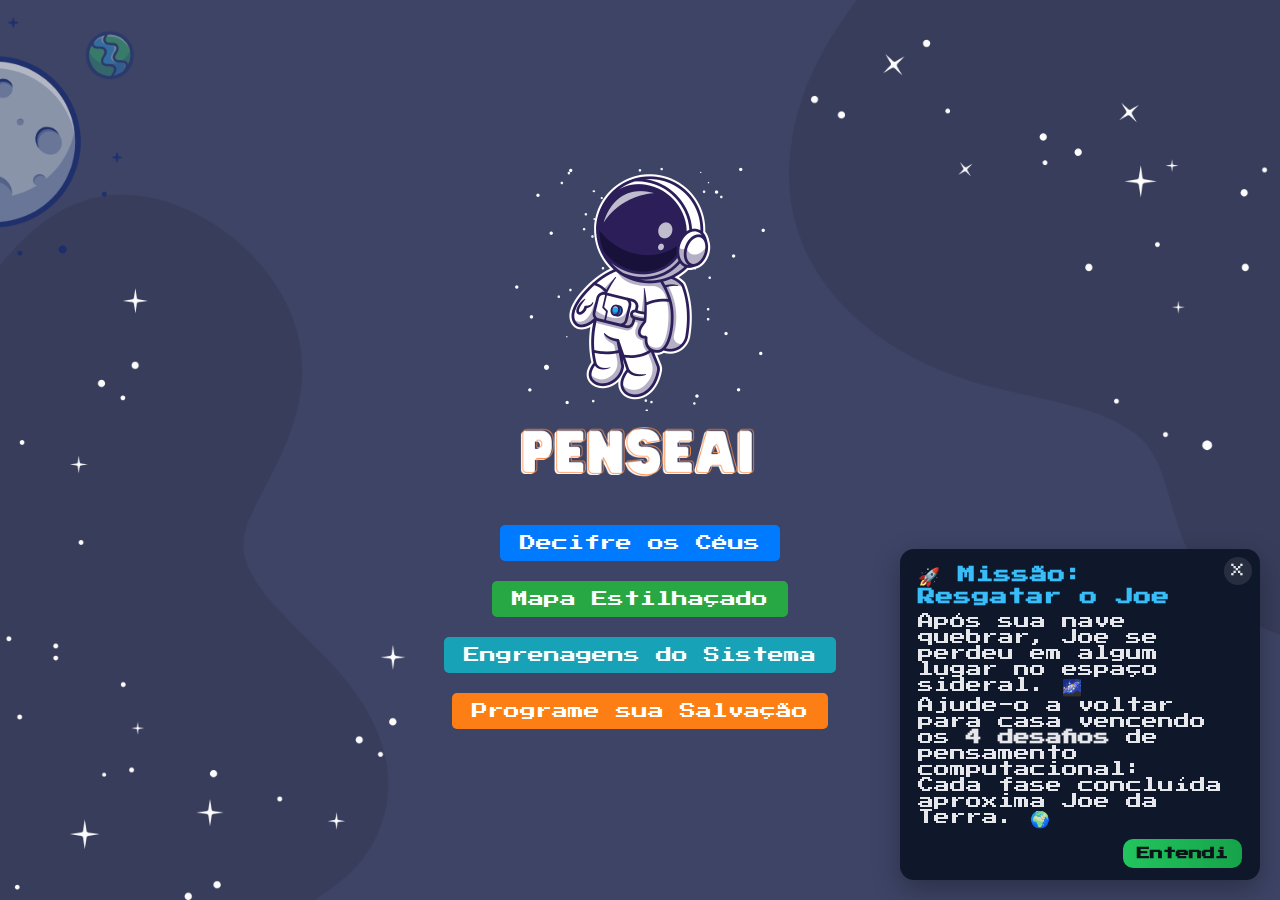
<file: index.html>
<!DOCTYPE html>
<html lang="en">

<head>
  <meta charset="UTF-8">
  <meta name="viewport" content="width=device-width, initial-scale=1.0">

  <link rel="stylesheet" href="./css/reset.css">
  <link rel="stylesheet" href="./css/login.css">

  <script defer src="./js/login.js"></script>
  <link rel="shortcut icon" href="./images/login/icone.png" type="image/x-icon">
  <title>PenseAI</title>
</head>

<body>

  <!-- Card Missão fixo no canto -->
<div class="mission-float" id="missionFloat" role="region" aria-label="Missão do jogo">
  <div class="mission-float__content">
    <button class="mission-float__close" id="missionClose" aria-label="Fechar">×</button>
    <h3>🚀 Missão: Resgatar o Joe</h3>
    <p>Após sua nave quebrar, Joe se perdeu em algum lugar no espaço sideral. 🌌</p>
    <p>Ajude-o a voltar para casa vencendo os <strong>4 desafios</strong> de pensamento computacional:</p>
    <p>Cada fase concluída aproxima Joe da Terra. 🌍</p> 
    <div class="mission-float__footer">
      <button class="mission-float__ok" id="missionOk">Entendi</button>
    </div>
  </div>
</div>

<!-- Botão para reabrir -->
<button class="mission-float__toggle" id="missionToggle" title="Mostrar missão" aria-expanded="true">ℹ️</button>

  <form class="login-form">

    <div class="login__header">
      <img src="./images/login/logo.png" alt="logo">
      <img src="./images/login/texto-logo.png" alt="robo icon">
    </div>

  

    <div style="text-align:center; margin-top: 1pxpx;">
    
      <ul style="list-style: none; padding: 0;">
        <li><a id="link-reconhecimento" href="pages/reconhecimento.html" style="display: inline-block; margin: 10px; padding: 10px 20px; background: #007BFF; color: white; text-decoration: none; border-radius: 5px;">Decifre os Céus</a></li>
        <li><a id="link-decomposicao" href="pages/decomposicao.html" style="display: inline-block; margin: 10px; padding: 10px 20px; background: #28a745; color: white; text-decoration: none; border-radius: 5px;">Mapa Estilhaçado</a></li>
        <li><a id="link-abstracao" href="pages/abstracao.html" style="display: inline-block; margin: 10px; padding: 10px 20px; background: #17a2b8; color: white; text-decoration: none; border-radius: 5px;">Engrenagens do Sistema</a></li>
        <li><a id="link-algoritmo" href="pages/algoritmo.html" style="display: inline-block; margin: 10px; padding: 10px 20px; background: #fd7e14; color: white; text-decoration: none; border-radius: 5px;">Programe sua Salvação</a></li>
      </ul>
    </div>

  </form>
  

  <script defer src="./js/menu.js"></script>
</body>

</html>
</file>
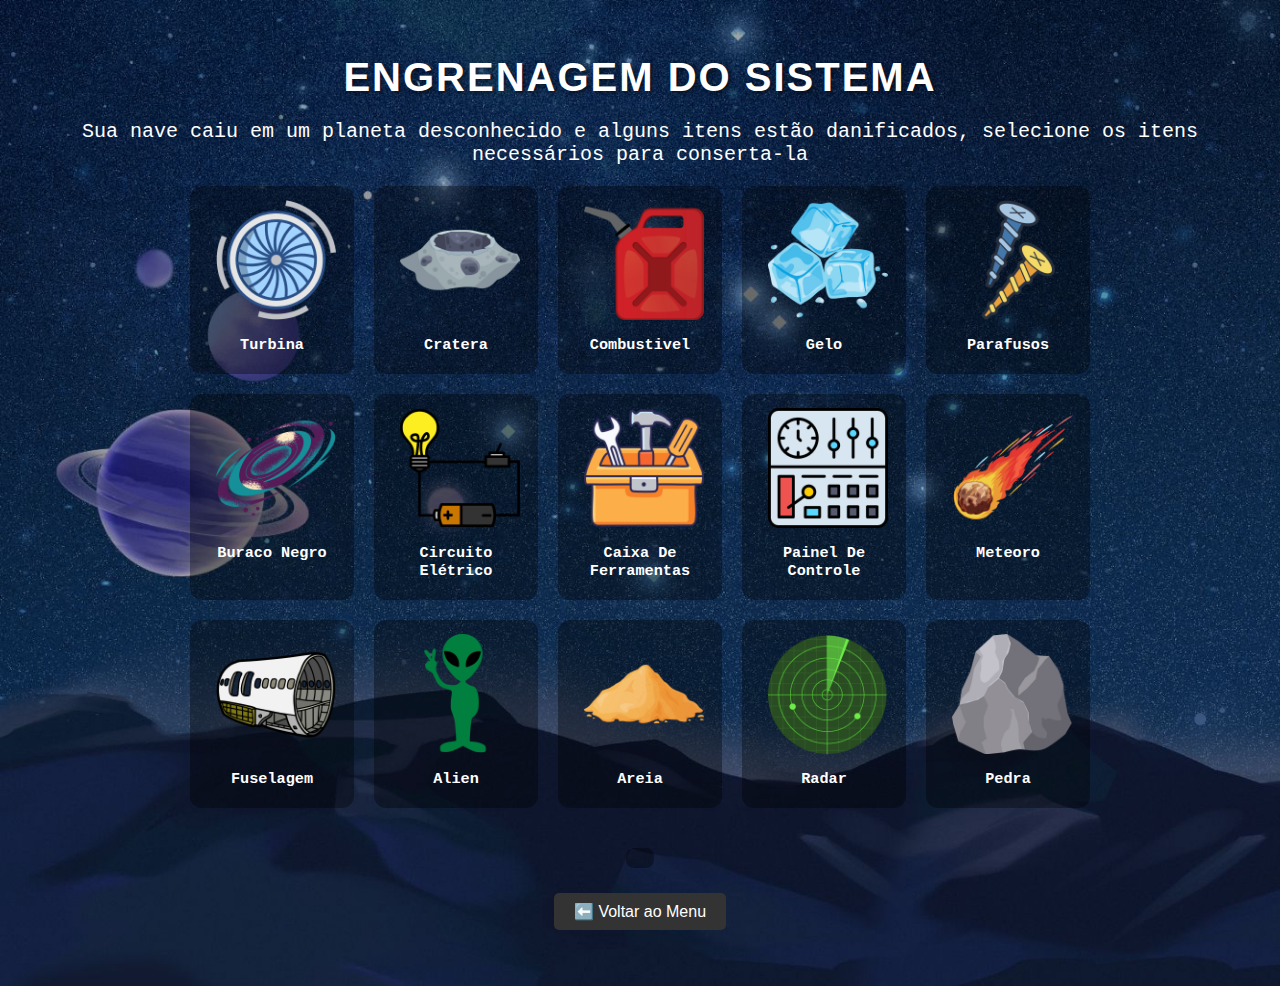
<file: pages/abstracao.html>
<!DOCTYPE html>
<html lang="pt-BR">
<head>
    <meta charset="UTF-8">
    <title>Engrenagem do Sistema</title>
    <link rel="stylesheet" href="../css/abstracao.css">
</head>
<body>
    <h1>Engrenagem do Sistema</h1>
    <p>Sua nave caiu em um planeta desconhecido e alguns itens estão danificados, selecione os itens necessários para conserta-la</p>
    <div class="scene" id="scene"></div>
    <p id="feedback"></p>
    <script src="../js/abstracao.js"></script>
<div style="margin-top: 20px;"><a href="../index.html" style="text-decoration: none; background: #333; color: white; padding: 10px 20px; border-radius: 5px;">⬅️ Voltar ao Menu</a></div>
</body>
</html>
</file>
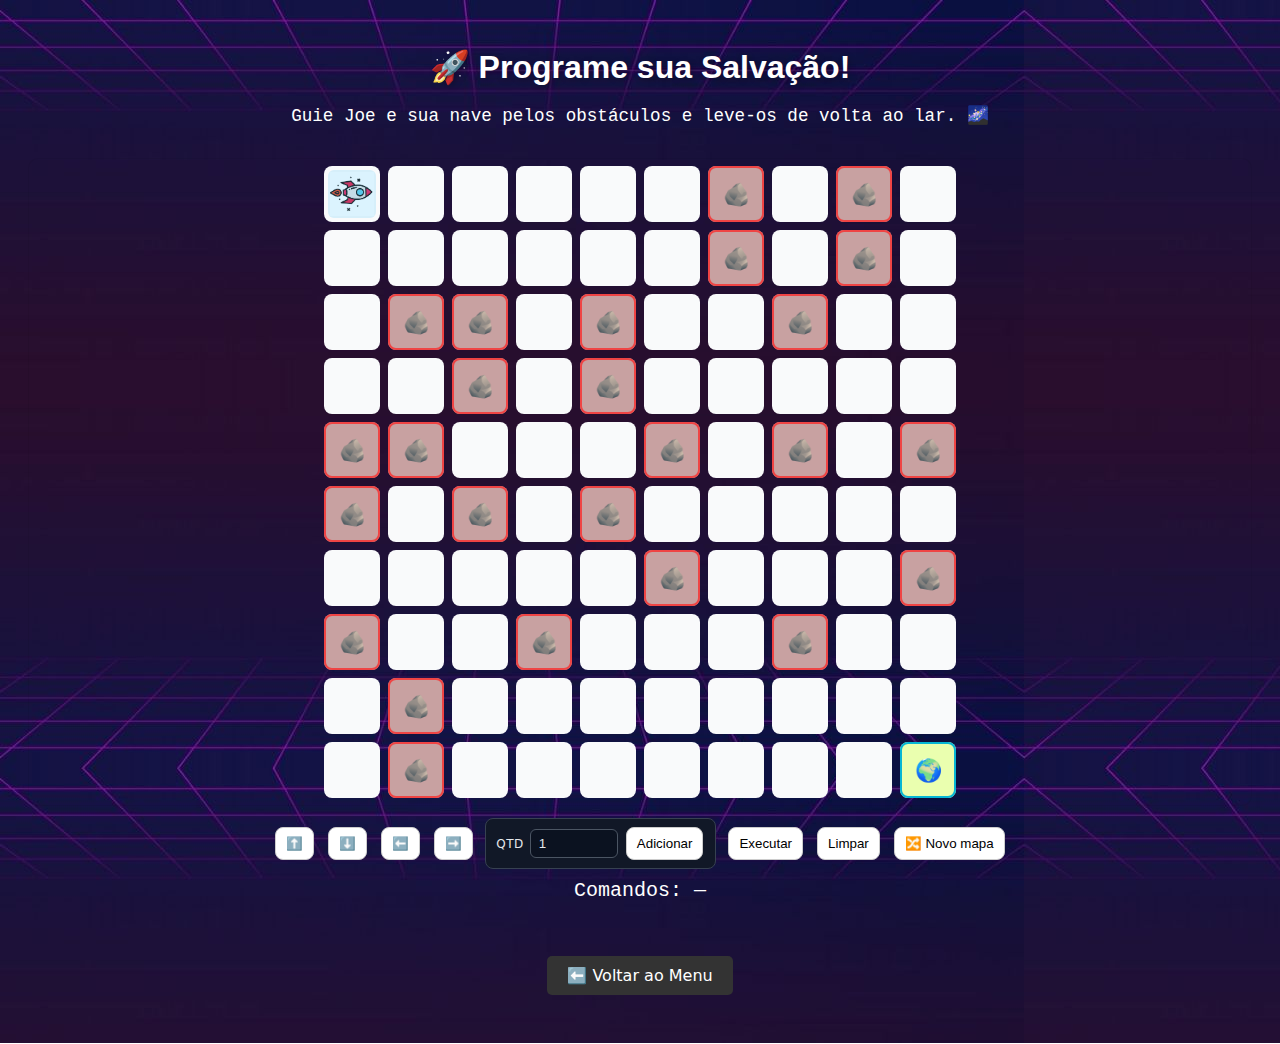
<file: pages/algoritmo.html>
<!DOCTYPE html>
<html lang="pt-BR">
<head>
  <meta charset="UTF-8">
  <title>Programe sua Salvação</title>
  <link rel="stylesheet" href="../css/algoritmo.css">
</head>
<body>
  <header class="titulo-fase">
    <h1 class="titulo-principal">🚀 Programe sua Salvação!</h1>
    <p class="subtitulo">Guie Joe e sua nave pelos obstáculos e leve-os de volta ao lar. 🌌</p>
  </header>

  <div class="tabuleiro" id="tabuleiro"></div>

 <div class="painel-controle">
  <!-- Direções: agora só selecionam -->
  <button class="btn-dir" data-dir="cima" onclick="selecionarDirecao('cima')">⬆️</button>
  <button class="btn-dir" data-dir="baixo" onclick="selecionarDirecao('baixo')">⬇️</button>
  <button class="btn-dir" data-dir="esquerda" onclick="selecionarDirecao('esquerda')">⬅️</button>
  <button class="btn-dir" data-dir="direita" onclick="selecionarDirecao('direita')">➡️</button>

  <!-- Caixinha de quantidade e botão Adicionar -->
  <div class="qtd-box">
    <label for="qtdPassos">Qtd</label>
    <input id="qtdPassos" type="number" min="1" value="1" />
    <button class="btn-adicionar" onclick="adicionarSelecionado()">Adicionar</button>
  </div>

  <button onclick="executarComandos()">Executar</button>
  <button onclick="limparComandos()">Limpar</button>
  <button class="btn-novo-mapa" onclick="novoMapa()">🔀 Novo mapa</button>
</div>


  <p id="comandos"></p>
  <p id="mensagem" class="mensagem"></p>

  <div style="margin-top: 20px; text-align:center;">
    <a href="../index.html" style="text-decoration: none; background: #333; color: white; padding: 10px 20px; border-radius: 5px;">⬅️ Voltar ao Menu</a>
  </div>

  <script src="../js/algoritmo.js"></script>
</body>
</html>
</file>
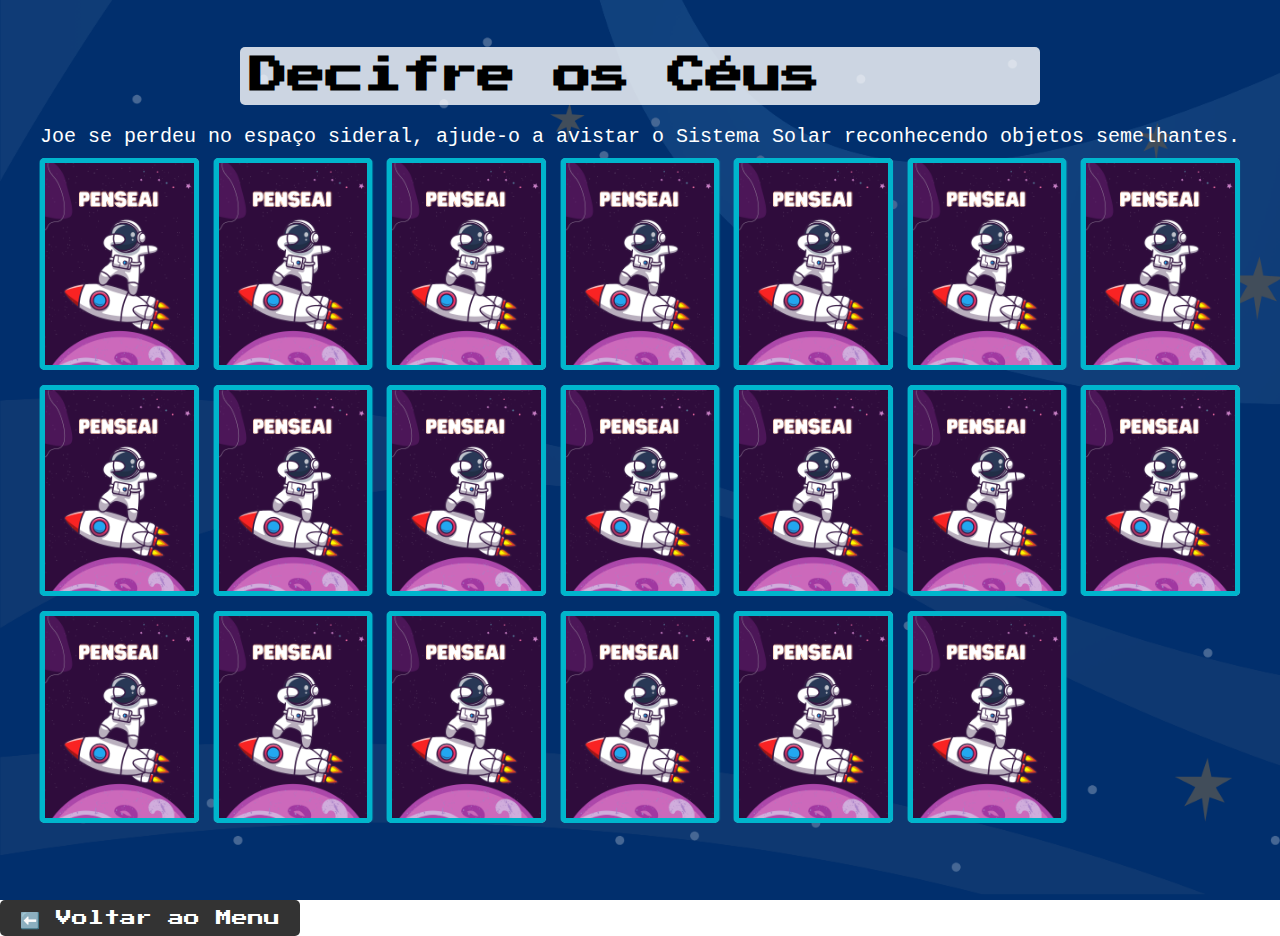
<file: pages/reconhecimento.html>
<!DOCTYPE html>
<html lang="pt-BR">

<head>
  <meta charset="UTF-8">
  <meta name="viewport" content="width=device-width, initial-scale=1.0">
  <link rel="stylesheet" href="../css/reset.css">
  <link rel="stylesheet" href="../css/reconhecimento.css">

  <script defer src="../js/reconhecimento.js"></script>

  <title>Decifre os Céus</title>
</head>
<body>
  
  <main>
    <header>
      <h1> Decifre os Céus</h1>
      <span class="player"></span>
    </header>
    <p1> Joe se perdeu no espaço sideral, ajude-o a avistar o Sistema Solar reconhecendo objetos semelhantes.</p1>
    

    <div class="grid"></div>
  </main>

<div style="margin-top: 10px;"><a href="../index.html" style="text-decoration: none; background: #333; color: white; padding: 10px 20px; border-radius: 5px;">⬅️ Voltar ao Menu</a></div>
</body>

</html>
</file>
<file: css/login.css>
.login-form {
  align-items: center;
  display: flex;
  flex-direction: column;
  height: 100vh;
  justify-content: center;
    background-image: url('../images/login/fundo-login.png');
  background-size: cover;
  background-position: center;
  background-repeat: no-repeat
}

.login__header {
  align-items: center;
  display: flex;
  flex-direction: column;
  justify-content: center;
  margin-bottom: 20px;
}

.login__header img {
  width: 250px;
}

.login__header h1 {
  color: #333;
  font-size: 1.5em;
}

.login__input {
  border: 2px solid #333;
  border-radius: 8px;
  color: #333;
  font-size: 1em;
  margin-bottom: 15px;
  max-width: 300px;
  outline: none;
  padding: 15px;
  width: 100%;
}

.login__button {
  background-color: #00b5cc;
  border: 3px solid #b2df28;
  border-radius: 8px;
  color: #fff;
  cursor: pointer;
  font-size: 1em;
  max-width: 300px;
  padding: 15px;
  width: 100%;
}

.login__button:disabled {
  background-color: #eee;
  border: 2px solid #969595;
  color: #aaa;
  cursor: auto;
}


.mission-float {
  position: fixed;
  bottom: 20px; right: 20px;
  width: min(360px, 92vw);
  background: #0f172a;
  color: #e5e7eb;
  border-radius: 14px;
  box-shadow: 0 10px 28px rgba(0,0,0,.3);
  overflow: hidden;
  opacity: 0; pointer-events: none;
  transform: translateY(10px) scale(.97);
  transition: opacity .25s ease, transform .25s ease;
  z-index: 999;
}

.mission-float.is-open {
  opacity: 1; pointer-events: auto;
  transform: translateY(0) scale(1);
}

.mission-float__content { padding: 16px 18px 12px 18px; }

.mission-float h3 {
  margin: 0 0 8px 0;
  font-size: 1.1rem;
  color: #38bdf8;
}

.mission-float ul { margin: 8px 0 10px 18px; }
.mission-float li { margin: 4px 0; }

.mission-float__footer {
  display: flex; justify-content: flex-end; margin-top: 10px;
}

.mission-float__ok {
  background: linear-gradient(90deg,#22c55e,#16a34a);
  border: 0; color: #0b141a; font-weight: 700;
  padding: 8px 14px; border-radius: 10px; cursor: pointer;
}
.mission-float__ok:active { transform: translateY(1px) scale(.99); }


.mission-float__close {
  position: absolute; top: 8px; right: 8px;
  width: 28px; height: 28px; border-radius: 50%;
  border: 0; cursor: pointer; font-size: 18px;
  background: rgba(255,255,255,.1); color: #e5e7eb;
}


.mission-float__toggle {
  position: fixed; bottom: 20px; right: 20px;
  width: 42px; height: 42px; border-radius: 999px;
  border: 0; cursor: pointer; font-size: 20px;
  background: rgba(255,255,255,.9);
  box-shadow: 0 4px 12px rgba(0,0,0,.15);
  z-index: 998;
  transition: transform .15s, box-shadow .2s;
}
.mission-float__toggle:hover {
  transform: translateY(-1px);
  box-shadow: 0 6px 16px rgba(0,0,0,.2);
}

.mission-float.is-open ~ .mission-float__toggle {
  display: none;
}
</file>
<file: css/abstracao.css>
body {
    font-family: sans-serif;
    text-align: center;
    background-image: url('../images/abstracao/fundo-abstracao.jpg');
    background-size: cover;
    min-height: 100vh;
    align-items: center;
    justify-content: center;
    padding: 20px 20px 50px;
    color: #FFFFFF;
}
p {
  color: white;
  margin-bottom: 10px;
  font-family:monospace;
  font-size: 20px;
}

h1 {
    font-size: 2.5em;
    font-weight: 700;
    color: #ffffff;
    text-transform: uppercase;
    letter-spacing: 2px;
    text-shadow: 2px 2px 4px rgba(0,0,0,0.5);
    margin-bottom: 20px;
}


#scene {
    display: grid;
    grid-template-columns: repeat(auto-fit, minmax(150px, 1fr));
    gap: 20px;
    max-width: 900px;
    margin: 20px auto;
}


.item {
    background: rgba(0,0,0,0.35);
    border-radius: 12px;
    padding: 10px;
    transition: transform 0.2s ease, box-shadow 0.2s ease;
}

.item:hover {
    transform: translateY(-3px);
    box-shadow: 0 6px 18px rgba(0,0,0,0.3);
}


.item img {
    width: 100%;
    height: 120px;
    object-fit: contain;
    border-radius: 8px;
    cursor: pointer;
    transition: transform 0.2s ease, border-color 0.2s ease;
    border: 4px solid transparent; /* JS troca por verde/vermelho */
}

.item img:hover {
    transform: scale(1.05);
}


.item p {
    margin-top: 8px;
    font-size: 0.95rem;
    font-weight: 600;
    color: #fff;
    text-transform: capitalize;
}

#feedback {
  margin-top: 20px;
  font-size: 18px;
  font-weight: bold;
  background: rgba(0,0,0,0.35);
  padding: 10px 14px;
  border-radius: 8px;
  display: inline-block;
}

.btn-menu {
  display: inline-block;
  margin-left: 12px;
  padding: 8px 14px;
  border: none;
  border-radius: 8px;
  font-weight: 700;
  cursor: pointer;
  background: #00c853;
  color: #fff;
  transition: transform 0.15s ease, box-shadow 0.15s ease;
}

.btn-menu:hover {
  transform: translateY(-1px);
  box-shadow: 0 6px 16px rgba(0,0,0,0.25);
}
</file>
<file: css/algoritmo.css>
body { 
    font-family: sans-serif;
    text-align: center;
    font-family: system-ui, Arial, sans-serif; 
    background-image: url('../images/algoritmos/fundo-algoritmo.jpg');
    min-height: 100vh;
    align-items: center;
    justify-content: center;
    padding: 20px 20px 50px;
    color: #FFFFFF;
}
h1 { text-align: center; margin: 16px 0; }
p {
  color: white;
  margin-bottom: 10px;
  font-family:monospace;
  font-size: 20px;
}


.tabuleiro {
  display: grid;
  gap: 8px;
  justify-content: center;
  background: transparent;
  padding: 8px;
  border-radius: 10px;
  box-shadow: inset 0 0 0 1px rgba(0,0,0,.05);
  margin: 0 auto 12px auto;
}


.celula {
  width: 56px; height: 56px;
  background: #f9fafb; border-radius: 8px;
  display: grid; place-items: center; font-size: 22px;
  position: relative; overflow: hidden;
}

.celula.objetivo { background:#eaffaf; box-shadow: inset 0 0 0 2px #06b6d4; }
.celula.obstaculo { background:#c8a1a1; box-shadow: inset 0 0 0 2px #ef4444; }


.celula.trilha::after {
  content:""; position:absolute; inset:4px; border-radius:6px;
  background: rgba(56,189,248,.18);
}


.nave-img { width: 44px; height: 44px; user-select:none; pointer-events:none; }

/* Painel de controle */
.painel-controle { text-align:center; margin: 10px 0; }
.painel-controle button {
  padding:8px 10px; border-radius:8px; border:1px solid #ccc; background:#fff; cursor:pointer;
  margin: 2px;
}
.painel-controle button:active { transform: translateY(1px); }

/* Info */
#comandos { text-align:center; margin: 6px 0; }
.mensagem { text-align:center; min-height: 24px; font-weight: 700; }
.mensagem.err { color:#dc2626; }
.mensagem.ok { color:#16a34a; }

.titulo-fase {
  text-align: center;
  margin: 20px auto 30px auto;
  max-width: 720px;
  color:#FFFFFF;
}

.titulo-principal {
  font-family: "Trebuchet MS", "Segoe UI", sans-serif;
  font-size: 2rem;
  font-weight: 800;
  color: #ffffff; 
  text-shadow: 2px 2px 6px rgba(0,0,0,0.25);
  margin-bottom: 8px;
}

.subtitulo {
  font-size: 1.1rem;
  font-weight: 500;
  color: #ffffff; 
  line-height: 1.4;
}

/* Caixinha de quantidade ao lado do Executar */
.painel-controle { 
  display:flex; 
  gap:10px; align-items:center; 
  flex-wrap:wrap; 
  justify-content: center;
}

.btn-dir {
  padding: 8px 12px;
  border: 1px solid #374151;
  border-radius: 8px;
  background: #1f2937;
  color: #e5e7eb;
  cursor: pointer;
}
.btn-dir.ativo {
  outline: 2px solid #6366f1; /* destaque quando selecionado */
  background: #111827;
}

.qtd-box {
  display: inline-flex;
  align-items: center;
  gap: 6px;
  padding: 6px 10px;
  background: #111827;
  border: 1px solid #374151;
  border-radius: 8px;
}
.qtd-box label {
  color: #e5e7eb;
  font-size: 12px;
  letter-spacing: .5px;
  text-transform: uppercase;
}
#qtdPassos {
  width: 70px;
  padding: 6px 8px;
  border: 1px solid #4b5563;
  border-radius: 6px;
  background: #0b1220;
  color: #e5e7eb;
}
#qtdPassos:focus { outline: none; border-color: #6366f1; }

#mensagem.ok { color: #10b981; font-weight: 600; }
#mensagem.err { color: #ef4444; font-weight: 600; }
</file>
<file: css/reconhecimento.css>
main {
  display: flex;
  flex-direction: column;
  width: 100%;
  background-image: url('../images/reconhecimento/fundo-universo.png');
  background-size: cover;
  min-height: 100vh;
  align-items: center;
  justify-content: center;
  padding: 20px 20px 50px;
}

header {
  display: flex;
  align-items: center;
  justify-content: space-between;
  background-color: rgba(255, 255, 255, 0.8);
  font-size: 1.2em;
  width: 100%;
  max-width: 800px;
  padding: 10px;
  margin: 0 0 20px;
  border-radius: 5px;
}
p1 {
  color: white;
  margin-bottom: 10px;
  font-family:monospace;
  font-size: 20px;
}

.grid {
  display: grid;
  grid-template-columns: repeat(7, 1fr);
  gap: 15px;
  width: 100%;
  max-width: 1200px;
  margin: 0 auto;
}

.card {
  aspect-ratio: 3/4;
  width: 100%;
  border-radius: 5px;
  position: relative;
  transition: all 400ms ease;
  transform-style: preserve-3d;
  background-color: #ccc;
}

.face {
  width: 100%;
  height: 100%;
  position: absolute;
  background-size: cover;
  background-position: center;
  border: 5px solid #00b5cc;
  border-radius: 5px;
  transition: all 400ms ease;
}

.front {
  transform: rotateY(180deg);
}

.back {
  background-image: url('../images/reconhecimento/costa.png');
  backface-visibility: hidden;
}

.reveal-card {
  transform: rotateY(180deg);
}

.disabled-card {
  filter: saturate(0);
  opacity: 0.5;
}

@media screen and (max-width:920px) {
  .grid {
    grid-template-columns: repeat(5, 1fr);

  }
}
</file>
